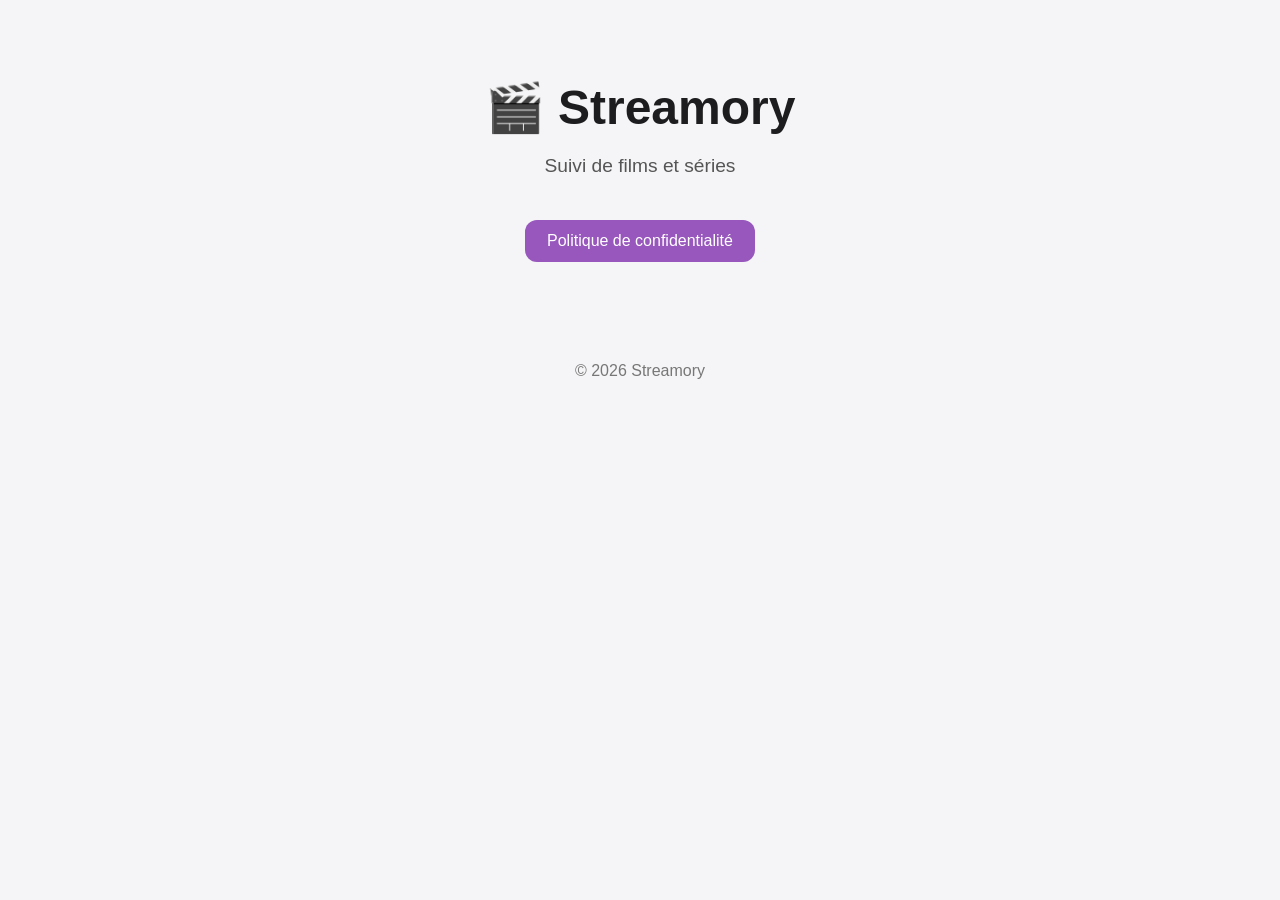
<file: docs/index.html>
<!DOCTYPE html>
<html lang="fr">
<head>
<meta charset="UTF-8">
<meta name="viewport" content="width=device-width, initial-scale=1">
<title>Streamory</title>
<style>
body{font-family:-apple-system,BlinkMacSystemFont,sans-serif;margin:0;background:#f5f5f7;color:#1d1d1f}
.hero{max-width:800px;margin:80px auto;padding:0 24px;text-align:center}
h1{font-size:3rem;margin-bottom:.3rem}
p{font-size:1.2rem;color:#555}
.button{display:inline-block;margin-top:24px;padding:12px 22px;background:#9757BD;color:#fff;text-decoration:none;border-radius:12px}
footer{margin-top:80px;text-align:center;color:#777;padding:20px}
</style>
</head>
<body>
<div class="hero">
<h1>🎬 Streamory</h1>
<p>Suivi de films et séries</p>
<a class="button" href="privacy.html">Politique de confidentialité</a>
</div>
<footer>© 2026 Streamory</footer>
</body>
</html>
</file>
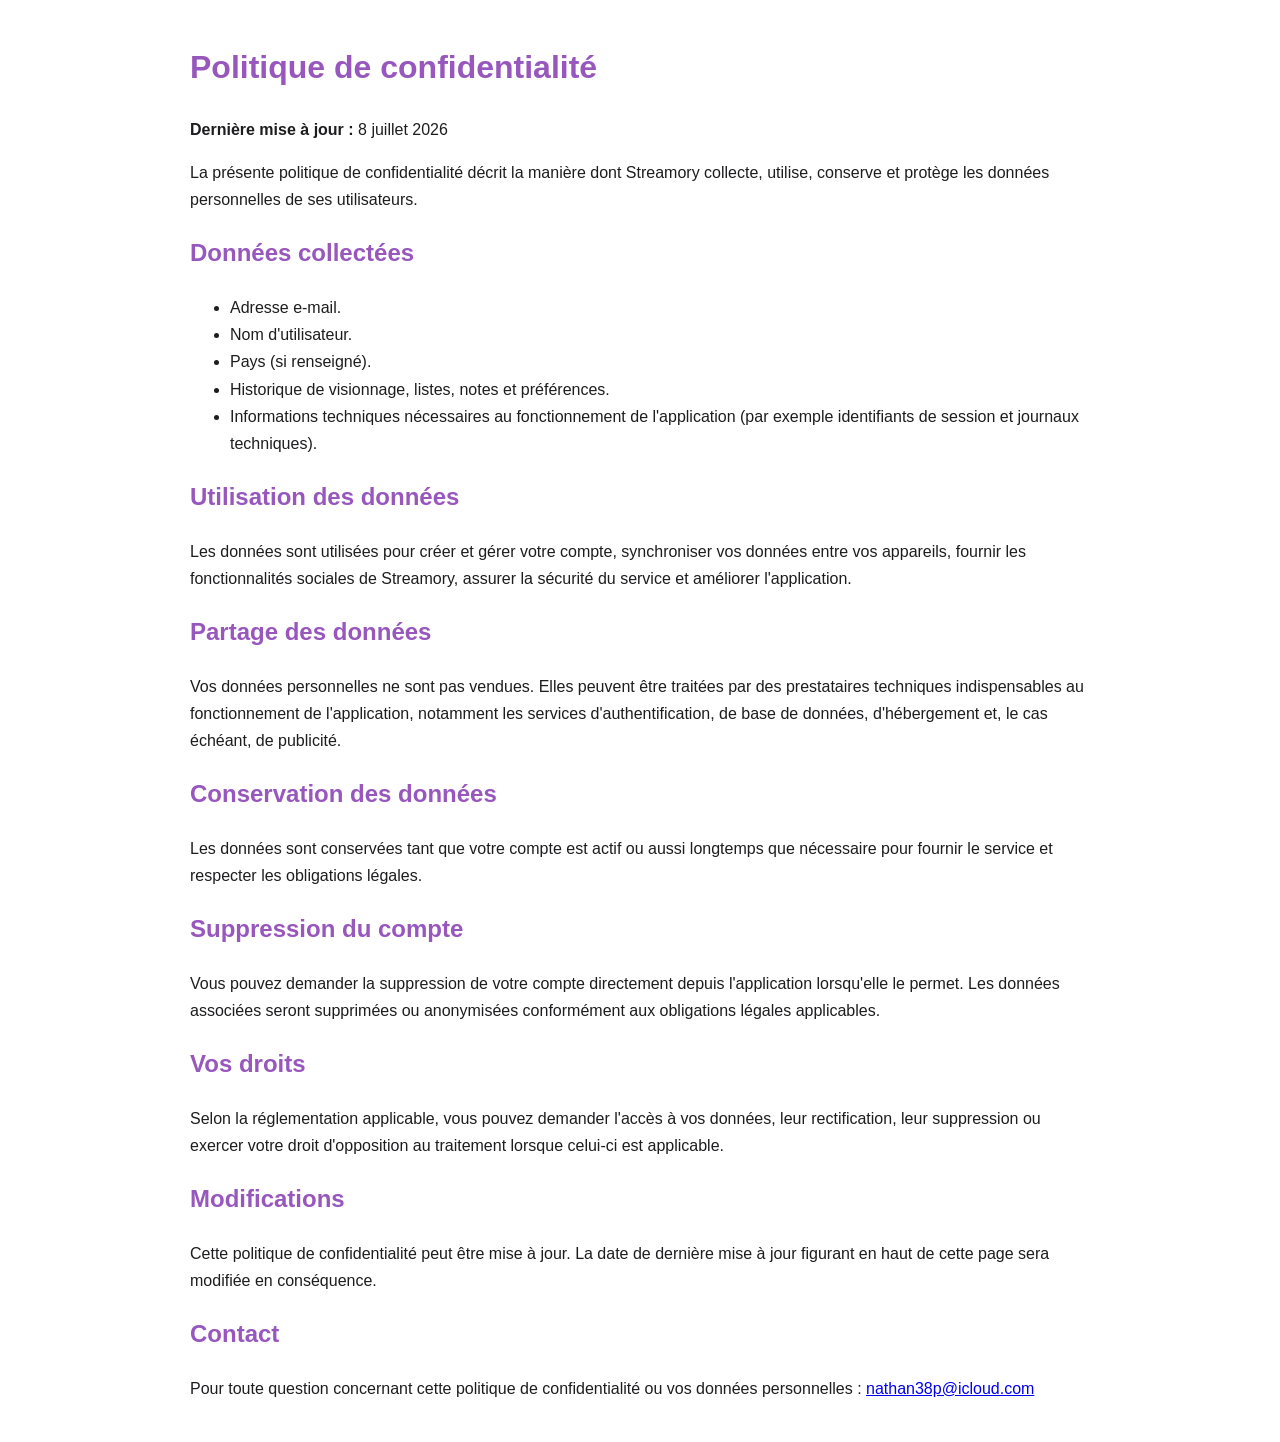
<file: docs/privacy.html>
<!DOCTYPE html>
<html lang="fr">
<head>
<meta charset="UTF-8">
<meta name="viewport" content="width=device-width, initial-scale=1">
<title>Politique de confidentialité – Streamory</title>
<style>
body{font-family:-apple-system,BlinkMacSystemFont,sans-serif;max-width:900px;margin:40px auto;padding:0 24px;line-height:1.7;color:#1d1d1f}
h1,h2{color:#9757BD}
</style>
</head>
<body>
<h1>Politique de confidentialité</h1>

<p><strong>Dernière mise à jour :</strong> 8 juillet 2026</p>

<p>La présente politique de confidentialité décrit la manière dont Streamory collecte, utilise, conserve et protège les données personnelles de ses utilisateurs.</p>

<h2>Données collectées</h2>
<ul>
<li>Adresse e-mail.</li>
<li>Nom d'utilisateur.</li>
<li>Pays (si renseigné).</li>
<li>Historique de visionnage, listes, notes et préférences.</li>
<li>Informations techniques nécessaires au fonctionnement de l'application (par exemple identifiants de session et journaux techniques).</li>
</ul>

<h2>Utilisation des données</h2>
<p>Les données sont utilisées pour créer et gérer votre compte, synchroniser vos données entre vos appareils, fournir les fonctionnalités sociales de Streamory, assurer la sécurité du service et améliorer l'application.</p>

<h2>Partage des données</h2>
<p>Vos données personnelles ne sont pas vendues. Elles peuvent être traitées par des prestataires techniques indispensables au fonctionnement de l'application, notamment les services d'authentification, de base de données, d'hébergement et, le cas échéant, de publicité.</p>

<h2>Conservation des données</h2>
<p>Les données sont conservées tant que votre compte est actif ou aussi longtemps que nécessaire pour fournir le service et respecter les obligations légales.</p>

<h2>Suppression du compte</h2>
<p>Vous pouvez demander la suppression de votre compte directement depuis l'application lorsqu'elle le permet. Les données associées seront supprimées ou anonymisées conformément aux obligations légales applicables.</p>

<h2>Vos droits</h2>
<p>Selon la réglementation applicable, vous pouvez demander l'accès à vos données, leur rectification, leur suppression ou exercer votre droit d'opposition au traitement lorsque celui-ci est applicable.</p>

<h2>Modifications</h2>
<p>Cette politique de confidentialité peut être mise à jour. La date de dernière mise à jour figurant en haut de cette page sera modifiée en conséquence.</p>

<h2>Contact</h2>
<p>Pour toute question concernant cette politique de confidentialité ou vos données personnelles : <a href="mailto:nathan38p@icloud.com">nathan38p@icloud.com</a></p>
</body>
</html>
</file>
